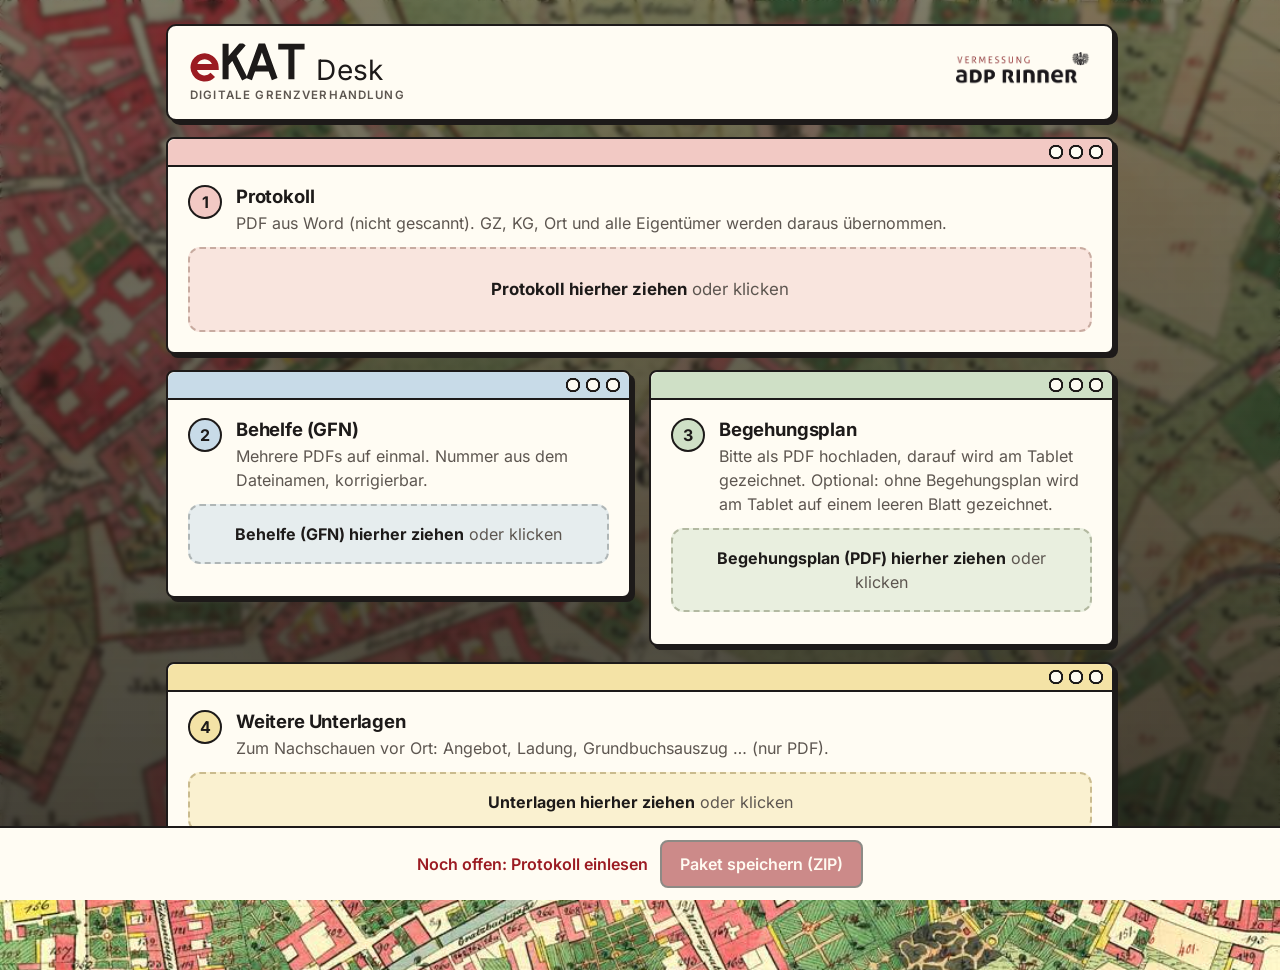
<file: buero/index.html>
<!doctype html>
<html lang="de" data-theme="light">
<head>
<meta charset="utf-8">
<meta name="viewport" content="width=device-width, initial-scale=1, viewport-fit=cover">
<title>eKAT Desk</title>
<meta name="application-name" content="eKAT Desk">
<meta name="apple-mobile-web-app-title" content="eKAT Desk">
<meta name="theme-color" content="#9b1b22">
<meta name="color-scheme" content="light only">
<link rel="manifest" href="manifest.webmanifest">
<link rel="icon" href="icon.svg" type="image/svg+xml">
<link rel="apple-touch-icon" href="icon-192.png">
<link rel="stylesheet" href="../grenzverhandlung-app-0.1_v2/styles.css">
<link rel="stylesheet" href="../grenzverhandlung-app-0.1_v2/retro.css">
<style>
  body { background: #241c16 url(../grenzverhandlung-app-0.1_v2/assets/hintergrund.jpg) center / cover no-repeat fixed; }
  body::before { content: ""; position: fixed; inset: 0; height: auto; z-index: 0; pointer-events: none; background: linear-gradient(180deg, rgba(20,16,14,.55), rgba(20,16,14,.82)); -webkit-backdrop-filter: blur(2.5px); backdrop-filter: blur(2.5px); }
  .pk { position: relative; z-index: 1; }
  .pk-head { background: var(--surface); border: 2px solid var(--edge); box-shadow: var(--hard); border-radius: var(--radius); padding: 14px 18px; }
  .pk > p.muted { color: rgba(255,255,255,.88); }
  .pk { max-width: 980px; margin: 0 auto; padding: 24px 16px 120px; display: flex; flex-direction: column; gap: 18px; }
  .pk-head { display: flex; gap: 18px; align-items: center; flex-wrap: wrap; }
  .pk-head { padding: 16px 22px; }
  .pk-title { margin: 6px 0 -8px; text-align: center; color: #fff; font-size: 1.5rem; }
  .pk-head h1 { margin: 2px 0 0; font-size: 1.5rem; text-align: center; }
  .pk > p.muted { text-align: center; }
  .pk h2 { margin: 0 0 4px; font-size: 1.1rem; }
  .pk .card { display: flex; flex-direction: column; gap: 12px; }
  .pk-table { width: 100%; border-collapse: collapse; }
  .pk-table th { text-align: left; font-size: .78rem; color: var(--muted); font-weight: 600; padding: 0 6px 4px; }
  .pk-table td { padding: 3px; vertical-align: middle; }
  .pk-table input, .pk-table select { width: 100%; min-height: 40px; padding: 6px 8px; border: 1px solid var(--line); border-radius: 8px; background: var(--surface); color: var(--ink); font: inherit; font-size: .92rem; }
  .pk-table .x { width: 44px; }
  .pk-table .x button { width: 40px; height: 40px; border: 0; background: none; color: var(--muted); cursor: pointer; font-size: 1.1rem; border-radius: 8px; }
  .pk-table .x button:hover { background: var(--crit-soft); color: var(--crit); }
  .drop { border: 2px dashed var(--line); border-radius: 12px; padding: 16px; text-align: center; color: var(--muted); cursor: pointer; background: var(--surface-2); }
  .drop.over { border-color: var(--brand); background: var(--brand-soft); color: var(--ink); }
  .drop strong { color: var(--ink); }
  .file-chip { display: inline-flex; gap: 8px; align-items: center; padding: 6px 10px; border-radius: 99px; background: var(--good-soft); color: var(--good); font-weight: 600; font-size: .85rem; max-width: 100%; overflow: hidden; text-overflow: ellipsis; white-space: nowrap; }
  .pk-bar { position: fixed; left: 0; right: 0; bottom: 0; background: var(--surface); border-top: 1px solid var(--line); padding: 12px 16px calc(env(safe-area-inset-bottom, 0px) + 12px); display: flex; gap: 12px; justify-content: center; align-items: center; z-index: 10; }
  .pk-bar .muted { flex: 0 1 auto; font-size: .88rem; }
  .pk-err { color: var(--crit); font-weight: 600; }
  .pk-scroll { overflow-x: auto; }
  .pk-scroll .pk-table { min-width: 840px; }
  textarea.paste { width: 100%; min-height: 90px; font: .88rem var(--mono); padding: 8px; border: 1px solid var(--line); border-radius: 8px; background: var(--surface); color: var(--ink); }
  .pk .card > * { align-self: stretch; width: 100%; box-sizing: border-box; }
  .step-h { display: flex; gap: 14px; align-items: flex-start; }
  .step-n { flex: none; width: 34px; height: 34px; border-radius: 50%; display: grid; place-items: center; font-weight: 700; background: var(--surface-2); border: 2px solid var(--edge); }
  .step.done .step-n { background: var(--good); border-color: var(--good); color: #fff; font-size: 0; }
  .step.done .step-n::after { content: "✓"; font-size: 1.05rem; }
  .drop.big { padding: 28px 16px; font-size: 1.05rem; }
  .drop .small { font-size: .85rem; }
  .drop:hover, .drop:focus-visible { border-color: var(--brand); }
  .drop .hint { display: block; font-size: .8rem; margin-top: 4px; }
  .pk-list { list-style: none; margin: 0; padding: 0; display: flex; flex-direction: column; gap: 6px; }
  .pk-list li { display: flex; gap: 8px; align-items: center; padding: 6px 6px 6px 10px; border: 1px solid var(--line); border-radius: 10px; background: var(--surface); flex-wrap: wrap; }
  .pk-list li .tag { font-size: .75rem; font-weight: 700; text-transform: uppercase; letter-spacing: .04em; color: var(--muted); min-width: 70px; }
  .pk-list li input { flex: 1 1 160px; min-height: 40px; padding: 6px 8px; border: 1px solid var(--line); border-radius: 8px; background: var(--surface); color: var(--ink); font: inherit; font-size: .92rem; }
  .pk-list li input.nr { flex: 0 1 190px; font-weight: 600; }
  .pk-list li .fn { font-size: .8rem; color: var(--muted); max-width: 220px; overflow: hidden; text-overflow: ellipsis; white-space: nowrap; }
  .pk-list li button.x { width: 40px; height: 40px; border: 0; background: none; color: var(--muted); cursor: pointer; font-size: 1.1rem; border-radius: 8px; }
  .pk-list li button.x:hover { background: var(--crit-soft); color: var(--crit); }
  .sum { display: grid; grid-template-columns: max-content 1fr; gap: 4px 16px; font-size: .95rem; }
  .sum dt { color: var(--muted); }
  .sum dd { margin: 0; font-weight: 600; }
  .ppl { margin: 8px 0 0; padding-left: 20px; columns: 2; column-gap: 28px; font-size: .9rem; }
  @media (max-width: 640px) { .ppl { columns: 1; } }
  .ppl li { break-inside: avoid; margin-bottom: 2px; }
  .ppl .muted { font-size: .82rem; }
  .pk-pair { display: grid; grid-template-columns: 1fr 1fr; gap: 18px; align-items: start; }
  @media (max-width: 820px) { .pk-pair { grid-template-columns: 1fr; } }
  .pk-pair .pk-list li input.nr { flex: 1 1 140px; }
  .pk-pair .pk-list li .fn { flex: 1 1 100%; order: 3; max-width: none; padding-left: 2px; }
  .pk-pair .pk-list li button.x { order: 1; margin-left: auto; }
  .pk-pair .pk-list li input:not(.nr) { flex: 1 1 100%; order: 2; }
  .step-h h2 { font-size: 1.15rem; }
  .pk { gap: 16px; }
  /* PC: ganzer Block in der Bildschirmmitte (waagrecht und senkrecht, solange er hineinpasst) */
  .pk { min-height: 100vh; min-height: 100dvh; box-sizing: border-box; justify-content: center; padding-top: 24px; padding-bottom: 104px; }
  @media (max-height: 560px) { .pk { justify-content: flex-start; } }
  @media (hover: none) and (pointer: coarse) { .drop .hint { display: none; } }
  /* je Feld eine Pastellfarbe: Titelleiste, Nummer, Ablagefeld */
  #st-prot { --pc: var(--p-rose); } #st-gfn { --pc: var(--p-sky); } #st-sk { --pc: var(--p-sage); } #st-unt { --pc: var(--p-butter); }
  .pk .card.step::before { background-color: var(--pc) !important; }
  .pk .card.step .step-n { background: var(--pc); }
  .pk .card.step.done .step-n { background: var(--good); }
  .pk .card.step .drop { background: color-mix(in srgb, var(--pc) 45%, var(--surface)); border-color: color-mix(in srgb, var(--pc) 60%, #8a7f6a); }
  .pk .card.step .drop:hover, .pk .card.step .drop.over { background: color-mix(in srgb, var(--pc) 75%, var(--surface)); }
</style>
</head>
<body>
<div class="pk">
  <div class="pk-head">
    <div class="brand-row">
      <div class="ekat"><div class="ekat-logo"><img src="../grenzverhandlung-app-0.1_v2/assets/ekat.svg" alt="eKAT" width="326" height="112"><span class="ekat-app">Desk</span></div><div class="ekat-sub">Digitale Grenzverhandlung</div></div>
      <img class="adp" src="../grenzverhandlung-app-0.1_v2/assets/logo.png" alt="Vermessung ADP Rinner" width="155" height="46">
    </div>
  </div>

  <section class="card step" id="st-prot">
    <div class="step-h"><span class="step-n">1</span><div><h2>Protokoll</h2><p class="muted" style="margin:0">PDF aus Word (nicht gescannt). GZ, KG, Ort und alle Eigentümer werden daraus übernommen.</p></div></div>
    <div class="drop big" id="drop-prot"><strong>Protokoll hierher ziehen</strong> oder klicken</div>
    <div id="prot-sum" hidden></div>
  </section>

  <div class="pk-pair">
  <section class="card step" id="st-gfn">
    <div class="step-h"><span class="step-n">2</span><div><h2>Behelfe (GFN)</h2><p class="muted" style="margin:0">Mehrere PDFs auf einmal. Nummer aus dem Dateinamen, korrigierbar.</p></div></div>
    <div class="drop" id="drop-beh"><strong>Behelfe (GFN) hierher ziehen</strong> oder klicken</div>
    <ul class="pk-list" id="beh"></ul>
  </section>

  <section class="card step" id="st-sk">
    <div class="step-h"><span class="step-n">3</span><div><h2>Begehungsplan</h2><p class="muted" style="margin:0">Bitte als PDF hochladen, darauf wird am Tablet gezeichnet. Optional: ohne Begehungsplan wird am Tablet auf einem leeren Blatt gezeichnet.</p></div></div>
    <div class="drop" id="drop-sk"><strong>Begehungsplan (PDF) hierher ziehen</strong> oder klicken</div>
    <ul class="pk-list" id="sk"></ul>
  </section>

  </div>

  <section class="card step" id="st-unt">
    <div class="step-h"><span class="step-n">4</span><div><h2>Weitere Unterlagen</h2><p class="muted" style="margin:0">Zum Nachschauen vor Ort: Angebot, Ladung, Grundbuchsauszug … (nur PDF).</p></div></div>
    <div class="drop" id="drop-unt"><strong>Unterlagen hierher ziehen</strong> oder klicken</div>
    <ul class="pk-list" id="unt"></ul>
  </section>
</div>
<div class="pk-bar">
  <span class="muted" id="status">Zuerst das Protokoll einlesen.</span>
  <button class="btn ghost" type="button" id="neu" hidden>Nächstes Paket</button>
  <button class="btn primary" type="button" id="save">Paket speichern (ZIP)</button>
</div>
<div id="toast" class="toast" role="status" aria-live="polite" hidden></div>
<script src="../grenzverhandlung-app-0.1_v2/libs/jszip.min.js"></script>
<script src="../grenzverhandlung-app-0.1_v2/libs/pdf.min.js"></script>
<script src="../grenzverhandlung-app-0.1_v2/paket.js"></script>
</body>
</html>
</file>
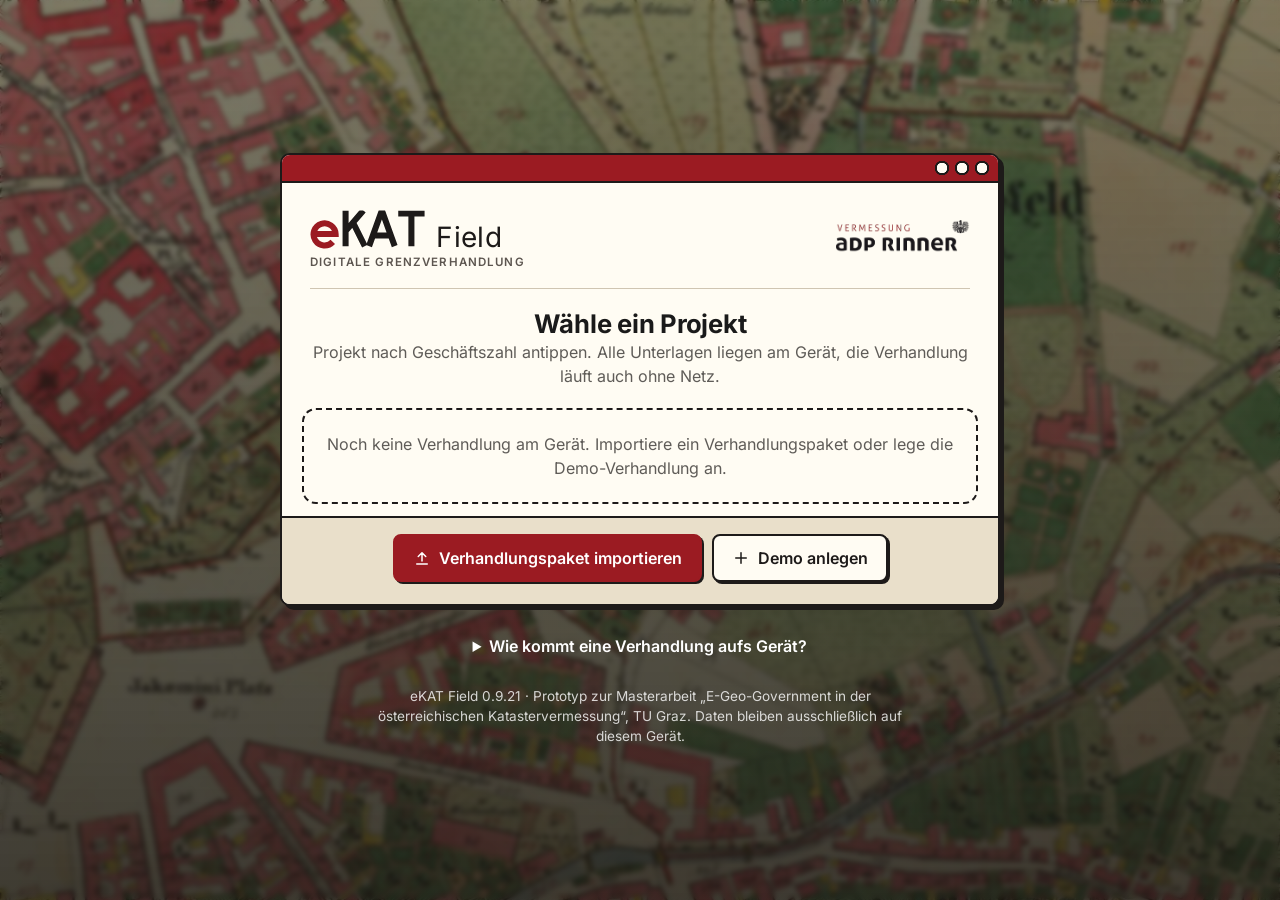
<file: grenzverhandlung-app-0.1_v2/index.html>
<!doctype html>
<html lang="de" data-theme="light">
<head>
<meta charset="utf-8">
<meta name="viewport" content="width=device-width, initial-scale=1, viewport-fit=cover">
<title>eKAT Field</title>
<meta name="application-name" content="eKAT Field">
<meta name="apple-mobile-web-app-title" content="eKAT Field">
<meta name="theme-color" content="#9b1b22">
<meta name="color-scheme" content="light only">
<link rel="manifest" href="manifest.webmanifest">
<link rel="icon" href="icon.svg" type="image/svg+xml">
<link rel="apple-touch-icon" href="icon-192.png">
<link rel="stylesheet" href="styles.css">
<link rel="stylesheet" href="retro.css">
</head>
<body class="is-start">

<!-- App-Kopf (in der Verhandlung) -->
<header class="topbar" id="topbar">
  <button id="btn-home" class="icon-btn" type="button" aria-label="Zur Verhandlungsauswahl" title="Zur Verhandlungsauswahl">
    <svg viewBox="0 0 24 24" width="22" height="22" aria-hidden="true"><path d="M15 5l-7 7 7 7" fill="none" stroke="currentColor" stroke-width="2.2" stroke-linecap="round" stroke-linejoin="round"/></svg>
  </button>
  <span class="logo-chip"><img src="assets/logo.png" alt="Vermessung ADP Rinner" width="132" height="39"></span>
  <div class="topbar-title">
    <strong id="topbar-gz">GZ</strong>
    <span id="topbar-sub" class="muted"></span>
  </div>
  <button id="btn-docs" class="btn docs-btn" type="button" title="Angebot, Einladungen und andere Unterlagen">
    <svg viewBox="0 0 24 24" width="20" height="20" aria-hidden="true"><path d="M8 3h8l4 4v12H8zM16 3v4h4M4 7v14h12M11 11h6M11 15h6" fill="none" stroke="currentColor" stroke-width="1.9" stroke-linecap="round" stroke-linejoin="round"/></svg>
    <span class="docs-label">Unterlagen</span><span id="docs-count" class="docs-count" hidden></span>
  </button>
  <button id="btn-fotos" class="btn docs-btn" type="button" title="Fotos aufnehmen (gehen ins Büro, nicht ins Protokoll)">
    <svg viewBox="0 0 24 24" width="20" height="20" aria-hidden="true"><path d="M4 8h3l2-3h6l2 3h3v11H4zM12 17a3.5 3.5 0 100-7 3.5 3.5 0 000 7z" fill="none" stroke="currentColor" stroke-width="1.9" stroke-linecap="round" stroke-linejoin="round"/></svg>
    <span class="docs-label">Fotos</span><span id="fotos-count" class="docs-count" hidden></span>
  </button>
  <span id="topbar-status" class="pill"></span>
  <span id="net" class="net" title="Netzstatus"><span class="dot"></span><span class="net-label">online</span></span>
</header>

<div class="shell">
  <nav id="stepper" class="stepper" aria-label="Ablauf der Grenzverhandlung"></nav>
  <main id="main" class="main" tabindex="-1"></main>
</div>
<footer id="actionbar" class="actionbar" hidden>
  <button id="btn-back" class="btn ghost" type="button">Zurück</button>
  <span id="actionbar-hint" class="muted"></span>
  <button id="btn-next" class="btn primary" type="button">Weiter</button>
</footer>

<!-- PDF-Ansicht für Behelfe und Skizze -->
<div id="viewer" class="viewer" hidden>
  <div class="viewer-bar">
    <button id="v-close" type="button" class="btn">Fertig</button>
    <strong id="v-title" class="v-title"></strong>
    <div class="v-pages" id="v-pagenav">
      <button id="v-prev" type="button" class="btn icon" aria-label="Vorherige Seite">‹</button>
      <span id="v-pageinfo">1 / 1</span>
      <button id="v-next" type="button" class="btn icon" aria-label="Nächste Seite">›</button>
    </div>
    <button id="v-searchbtn" type="button" class="btn" aria-expanded="false" title="Text im PDF suchen" aria-label="Text im PDF suchen"><span aria-hidden="true">🔍</span><span class="v-lbl"> Suchen</span></button>
    <div class="v-zoom">
      <button id="v-zoomout" type="button" class="btn icon" aria-label="Verkleinern">−</button>
      <span id="v-zoomlabel">100 %</span>
      <button id="v-zoomin" type="button" class="btn icon" aria-label="Vergrößern">+</button>
      <button id="v-fit" type="button" class="btn">Ganzes Blatt</button>
    </div>
  </div>
  <form id="v-search" class="viewer-search" hidden role="search">
    <input id="v-q" type="search" placeholder="Text suchen, z. B. Name, Gst.Nr., Uhrzeit" aria-label="Text im PDF suchen" autocomplete="off">
    <button type="submit" class="btn primary">Suchen</button>
    <button id="v-sprev" type="button" class="btn icon" aria-label="Vorheriger Treffer" disabled>‹</button>
    <span id="v-shits" class="muted" aria-live="polite"></span>
    <button id="v-snext" type="button" class="btn icon" aria-label="Nächster Treffer" disabled>›</button>
  </form>
  <div id="v-tools" class="viewer-tools" hidden>
    <div class="seg big" role="group" aria-label="Werkzeug">
      <button type="button" data-tool="pen" class="on" title="Stift: freihand zeichnen"><svg viewBox="0 0 24 24" aria-hidden="true"><path d="M4 20l4-1 11-11-3-3L5 16z" fill="none" stroke="currentColor" stroke-width="2" stroke-linecap="round" stroke-linejoin="round"/></svg><span>Stift</span></button>
      <button type="button" data-tool="line" title="Linie: ziehen und loslassen, rastet an Linienenden ein"><svg viewBox="0 0 24 24" aria-hidden="true"><path d="M5 19L19 5M5 19h.01M19 5h.01" fill="none" stroke="currentColor" stroke-width="2" stroke-linecap="round" stroke-linejoin="round" stroke-width="2.4"/></svg><span>Linie</span></button>
      <button type="button" data-tool="erase" title="Radierer: Strich antippen löscht ihn ganz"><svg viewBox="0 0 24 24" aria-hidden="true"><path d="M4 16l8-8 6 6-5 5H8zM13 19h7" fill="none" stroke="currentColor" stroke-width="2" stroke-linecap="round" stroke-linejoin="round"/></svg><span>Radierer</span></button>
    </div>
    <div class="seg big colors" role="group" aria-label="Farbe">
      <button type="button" data-color="#111111" class="swatch" style="--sw:#111111" aria-label="Schwarz" title="Schwarz"></button>
      <button type="button" data-color="#d0021b" class="swatch on" style="--sw:#d0021b" aria-label="Rot" title="Rot"></button>
      <button type="button" data-color="#0b57d0" class="swatch" style="--sw:#0b57d0" aria-label="Blau" title="Blau"></button>
      <button type="button" data-color="#1e8e3e" class="swatch" style="--sw:#1e8e3e" aria-label="Grün" title="Grün"></button>
    </div>
    <div class="seg big" role="group" aria-label="Strich">
      <button type="button" data-width="fein" class="on" title="feiner Strich" aria-label="fein"><svg viewBox="0 0 24 24" aria-hidden="true"><path d="M4 12h16" stroke="currentColor" stroke-width="1.5" stroke-linecap="round"/></svg></button>
      <button type="button" data-width="dick" title="dicker Strich" aria-label="dick"><svg viewBox="0 0 24 24" aria-hidden="true"><path d="M4 12h16" stroke="currentColor" stroke-width="4.5" stroke-linecap="round"/></svg></button>
      <button type="button" id="v-dash" title="gestrichelt, z. B. für strittige Grenzen" aria-label="gestrichelt" aria-pressed="false"><svg viewBox="0 0 24 24" aria-hidden="true"><path d="M3 12h16" stroke="currentColor" stroke-width="2.5" stroke-dasharray="4 3"/></svg></button>
    </div>
    <span class="v-hist">
      <button id="v-undo" type="button" class="btn" disabled title="Rückgängig"><svg viewBox="0 0 24 24" aria-hidden="true"><path d="M9 14L4 9l5-5M4 9h10a6 6 0 010 12h-3" fill="none" stroke="currentColor" stroke-width="2" stroke-linecap="round" stroke-linejoin="round"/></svg><span>Zurück</span></button>
      <button id="v-redo" type="button" class="btn" disabled title="Wiederholen"><svg viewBox="0 0 24 24" aria-hidden="true"><path d="M15 14l5-5-5-5M20 9H10a6 6 0 000 12h3" fill="none" stroke="currentColor" stroke-width="2" stroke-linecap="round" stroke-linejoin="round"/></svg><span>Vor</span></button>
    </span>
  </div>
  <div id="v-stage" class="viewer-stage">
    <div id="v-sheet" class="sheet">
      <canvas id="v-pdf"></canvas>
      <canvas id="v-ink"></canvas>
      <canvas id="v-detail" hidden></canvas>
    </div>
    <div id="v-hint" class="v-hint" hidden></div>
  </div>
</div>

<div id="toast" class="toast" role="status" aria-live="polite" hidden></div>
<input id="file-zip" type="file" accept=".zip,application/zip" hidden>
<input id="file-signed" type="file" accept="application/pdf,.pdf" hidden>

<script src="libs/pdf.min.js"></script>
<script src="libs/pdf-lib.min.js"></script>
<script src="libs/jszip.min.js"></script>
<script src="libs/qrcode.js"></script>
<script src="app.js"></script>
</body>
</html>
</file>
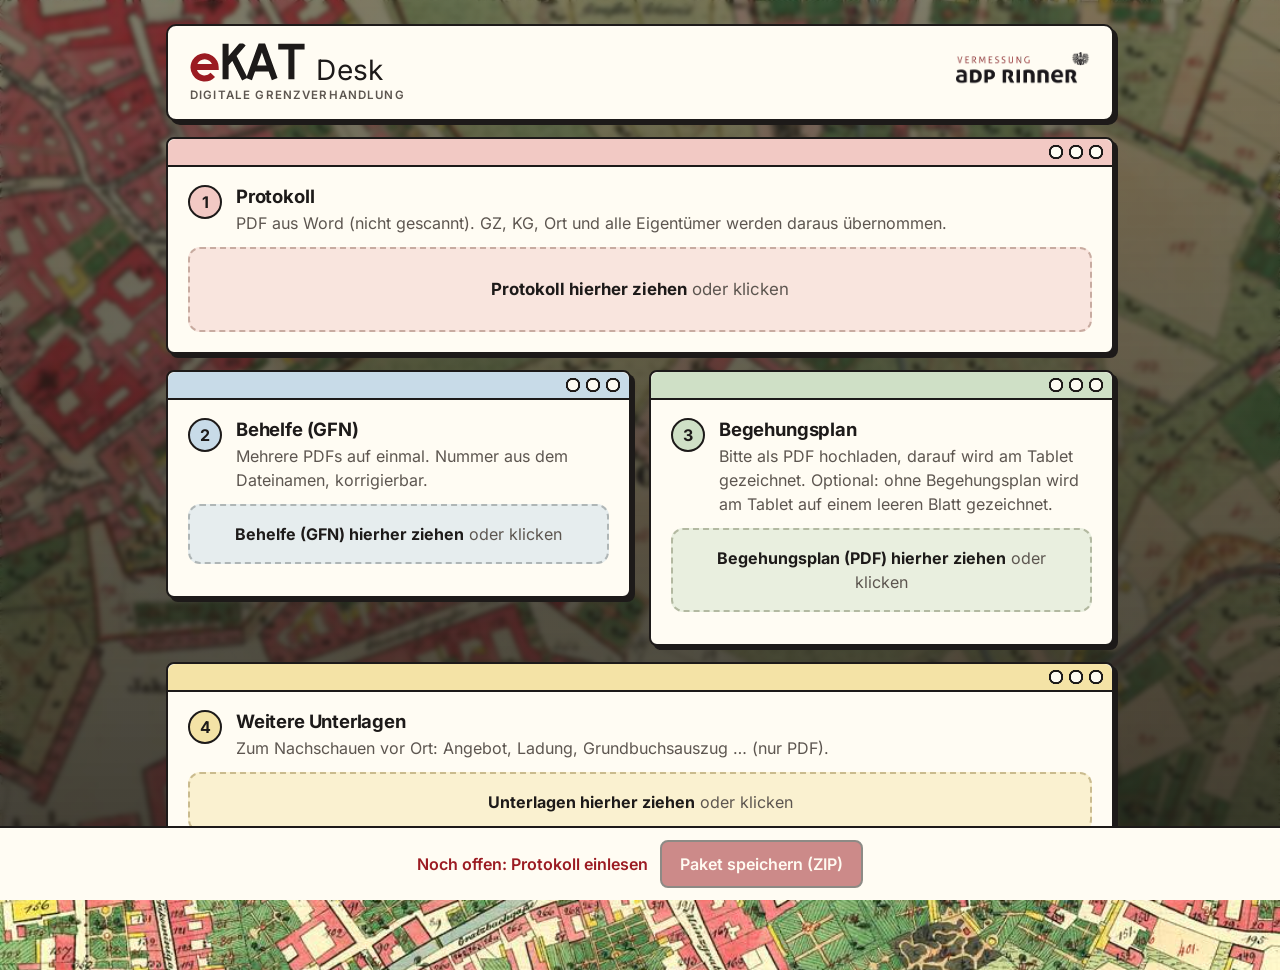
<file: grenzverhandlung-app-0.1_v2/paket.html>
<!doctype html>
<html lang="de"><head><meta charset="utf-8"><title>eKAT Desk</title>
<meta http-equiv="refresh" content="0; url=../buero/">
<script>location.replace('../buero/');</script></head>
<body><p>Die Büro-App heißt jetzt eKAT Desk: <a href="../buero/">weiter zu eKAT Desk</a>.</p></body></html>
</file>
<file: grenzverhandlung-app-0.1_v2/styles.css>
/* ADP Rinner – Digitale Grenzverhandlung
   Layout: weiße Kopfzeile mit Logo, Ablauf-Leiste links, Inhalt als Karten, feste Aktionsleiste unten.
   Firmenfarben: Rot, Schwarz, warmes Grau; Rot nur für Aktionen, Grenzpunkte und Hinweise. */
@font-face { font-family: "Inter"; font-weight: 400; font-style: normal; font-display: swap; src: url(fonts/inter-latin-400-normal.woff2) format("woff2"); }
@font-face { font-family: "Inter"; font-weight: 600; font-style: normal; font-display: swap; src: url(fonts/inter-latin-600-normal.woff2) format("woff2"); }
@font-face { font-family: "Inter"; font-weight: 700; font-style: normal; font-display: swap; src: url(fonts/inter-latin-700-normal.woff2) format("woff2"); }

:root {
  --brand: #9b1b22;
  --brand-ink: #ffffff;
  --brand-soft: #f7e8e9;
  --brand-line: #e7c3c6;
  --bg: #f3f2ef;
  --surface: #ffffff;
  --surface-2: #faf9f7;
  --ink: #1a1a1a;
  --muted: #5f5c58;
  --line: #e0ddd8;
  --good: #1d7a43;
  --good-soft: #e4f3ea;
  --warn: #9a5b00;
  --warn-soft: #fcf0dc;
  --crit: #b3261e;
  --crit-soft: #fbe5e3;
  --info-soft: #eef1f3;
  --shadow: 0 1px 2px rgba(26,26,26,.06), 0 4px 16px rgba(26,26,26,.06);
  --font: "Inter", system-ui, -apple-system, "Segoe UI", Roboto, sans-serif;
  --mono: ui-monospace, "Roboto Mono", "Cascadia Mono", Consolas, monospace;
  --radius: 14px;
  color-scheme: light;
}
@media (prefers-color-scheme: dark) {
  :root:not([data-theme="light"]) {
    --brand: #e0575f; --brand-ink: #1a0d0e; --brand-soft: #3a1c1f; --brand-line: #6a2c31;
    --bg: #141414; --surface: #1e1e1e; --surface-2: #232322; --ink: #f1efec; --muted: #b3aea8; --line: #34322f;
    --good: #6fd096; --good-soft: #17301f; --warn: #f0b45a; --warn-soft: #3a2b12; --crit: #ff8a80; --crit-soft: #3d1b1b; --info-soft: #262a2d;
    --shadow: 0 1px 2px rgba(0,0,0,.4), 0 4px 16px rgba(0,0,0,.3);
    color-scheme: dark;
  }
}
:root[data-theme="dark"] {
  --brand: #e0575f; --brand-ink: #1a0d0e; --brand-soft: #3a1c1f; --brand-line: #6a2c31;
  --bg: #141414; --surface: #1e1e1e; --surface-2: #232322; --ink: #f1efec; --muted: #b3aea8; --line: #34322f;
  --good: #6fd096; --good-soft: #17301f; --warn: #f0b45a; --warn-soft: #3a2b12; --crit: #ff8a80; --crit-soft: #3d1b1b; --info-soft: #262a2d;
  --shadow: 0 1px 2px rgba(0,0,0,.4), 0 4px 16px rgba(0,0,0,.3);
  color-scheme: dark;
}

* { box-sizing: border-box; }
html { height: 100%; }
body { min-height: 100%; }
body { margin: 0; background: var(--bg); color: var(--ink); font: 16px/1.5 var(--font); -webkit-tap-highlight-color: transparent; -webkit-font-smoothing: antialiased; }
button, input, select, textarea { font: inherit; color: inherit; }
:focus-visible { outline: 3px solid var(--brand); outline-offset: 2px; }
[hidden] { display: none !important; }
h1, h2, h3 { line-height: 1.2; text-wrap: balance; margin: 0; letter-spacing: -0.01em; }
h1 { font-size: 1.75rem; font-weight: 700; }
h2 { font-size: 1.2rem; font-weight: 700; }
h3 { font-size: 1rem; font-weight: 600; }
p { margin: 0; }
.muted { color: var(--muted); }
.mono { font-family: var(--mono); font-variant-numeric: tabular-nums; }
.eyebrow { font-size: .72rem; font-weight: 700; letter-spacing: .1em; text-transform: uppercase; color: var(--brand); }
svg { flex: none; }

/* ---------- Kopfzeile ---------- */
.topbar { position: sticky; top: env(safe-area-inset-top, 0px); z-index: 30; display: flex; align-items: center; gap: 14px;
  padding: 10px max(16px, env(safe-area-inset-right, 0px)) 10px max(16px, env(safe-area-inset-left, 0px));
  background: var(--surface); border-bottom: 1px solid var(--line); }
body::before { content: ""; position: fixed; inset: 0 0 auto; height: env(safe-area-inset-top, 0px); z-index: 31; background: var(--surface); }
.is-start .topbar, .is-start .stepper, .is-start .actionbar { display: none !important; }
.icon-btn { width: 44px; height: 44px; border-radius: 12px; border: 1px solid var(--line); background: var(--surface); display: grid; place-items: center; cursor: pointer; }
.icon-btn:hover { border-color: var(--brand); color: var(--brand); }
.logo-chip { background: #fff; border-radius: 8px; padding: 4px 6px; display: inline-flex; }
.logo-chip img { height: 34px; width: auto; display: block; }
.topbar-title { display: flex; flex-direction: column; min-width: 0; flex: 1; padding-left: 14px; border-left: 1px solid var(--line); }
.topbar-title strong { font-size: 1.05rem; white-space: nowrap; overflow: hidden; text-overflow: ellipsis; }
.topbar-title span { font-size: .85rem; white-space: nowrap; overflow: hidden; text-overflow: ellipsis; }
.net { display: inline-flex; align-items: center; gap: 6px; font-size: .8rem; color: var(--muted); }
.net .dot { width: 10px; height: 10px; border-radius: 50%; background: var(--good); }
.net.off .dot { background: var(--warn); }
@media (max-width: 720px) { .logo-chip { display: none; } .topbar-title { border-left: 0; padding-left: 0; } .net-label { display: none; } }

/* ---------- Grundlayout ---------- */
.shell { display: flex; min-height: calc(100% - 66px); }
.stepper { flex: none; width: 272px; padding: 18px 12px 120px; border-right: 1px solid var(--line); background: var(--surface); display: flex; flex-direction: column; gap: 2px; position: sticky; top: 66px; align-self: flex-start; height: calc(100vh - 66px); overflow-y: auto; }
.stepper .progress { margin: 0 8px 14px; }
.stepper .progress-label { display: flex; justify-content: space-between; font-size: .8rem; color: var(--muted); margin-bottom: 6px; }
.bar { height: 8px; border-radius: 99px; background: var(--line); overflow: hidden; }
.bar > span { display: block; height: 100%; background: var(--brand); border-radius: 99px; transition: width .3s; }
.step { position: relative; display: flex; align-items: center; gap: 12px; text-align: left; min-height: 54px; padding: 8px 10px; border: 0; border-radius: 12px; background: transparent; cursor: pointer; }
.step:hover { background: var(--surface-2); }
.step .ico { width: 36px; height: 36px; border-radius: 10px; display: grid; place-items: center; background: var(--surface-2); border: 1px solid var(--line); color: var(--muted); }
.step .ico svg { width: 20px; height: 20px; }
.step .txt { display: flex; flex-direction: column; min-width: 0; }
.step .txt b { font-weight: 600; font-size: .95rem; }
.step .txt small { color: var(--muted); font-size: .78rem; white-space: nowrap; overflow: hidden; text-overflow: ellipsis; }
.step.on { background: var(--brand-soft); }
.step.on .ico { background: var(--brand); border-color: var(--brand); color: var(--brand-ink); }
.step.on .txt b { color: var(--brand); }
.step.done .ico { background: var(--good-soft); border-color: transparent; color: var(--good); }
.step .tick { position: absolute; left: 36px; top: 6px; width: 16px; height: 16px; border-radius: 50%; background: var(--good); color: #fff; font-size: 10px; display: none; place-items: center; font-weight: 800; }
.step.done .tick { display: grid; }
.main { flex: 1; min-width: 0; padding-block: 24px 120px; padding-left: max(16px, env(safe-area-inset-left, 0px)); padding-right: max(16px, env(safe-area-inset-right, 0px)); }
.main > .page { max-width: 1080px; margin: 0 auto; display: flex; flex-direction: column; gap: 18px; }
@media (min-width: 821px) { .main { padding-left: 32px; padding-right: max(32px, env(safe-area-inset-right, 0px)); } }
@media (max-width: 820px) {
  .shell { flex-direction: column; }
  .stepper { position: static; height: auto; width: auto; align-self: stretch; flex-direction: row; overflow-x: auto; border-right: 0; border-bottom: 1px solid var(--line); padding: 8px 12px; }
  .stepper .progress { display: none; }
  .step { flex: none; min-height: 48px; }
  .step .txt small { display: none; }
}

/* ---------- Aktionsleiste ---------- */
.actionbar { position: fixed; left: 0; right: 0; bottom: 0; z-index: 25; display: flex; align-items: center; justify-content: space-between; gap: 12px;
  padding: 12px max(16px, env(safe-area-inset-right, 0px)) calc(12px + env(safe-area-inset-bottom, 0px)) max(16px, env(safe-area-inset-left, 0px));
  background: color-mix(in srgb, var(--surface) 92%, transparent); backdrop-filter: blur(8px); border-top: 1px solid var(--line); }
@media (min-width: 821px) { .actionbar { left: 272px; } }
.actionbar .muted { font-size: .9rem; text-align: center; flex: 1; }

/* ---------- Bausteine ---------- */
.page-head { display: flex; flex-wrap: wrap; justify-content: space-between; align-items: flex-end; gap: 12px; }
.page-head .lead { color: var(--muted); max-width: 68ch; margin-top: 6px; }
.card { background: var(--surface); border: 1px solid var(--line); border-radius: var(--radius); padding: 20px; box-shadow: var(--shadow); }
.card.flat { box-shadow: none; }
.card-head { display: flex; justify-content: space-between; align-items: center; gap: 12px; margin-bottom: 14px; flex-wrap: wrap; }
.stack { display: flex; flex-direction: column; gap: 14px; }
.row { display: flex; flex-wrap: wrap; gap: 10px; align-items: center; }
.grid2 { display: grid; grid-template-columns: repeat(auto-fill, minmax(min(100%, 380px), 1fr)); gap: 14px; }
.grid3 { display: grid; grid-template-columns: repeat(auto-fill, minmax(min(100%, 230px), 1fr)); gap: 14px; }
.grid4 { display: grid; grid-template-columns: repeat(auto-fill, minmax(min(100%, 200px), 1fr)); gap: 14px; }

.btn { min-height: 46px; padding: 10px 18px; border-radius: 12px; border: 1px solid var(--line); background: var(--surface); cursor: pointer; font-weight: 600; display: inline-flex; align-items: center; justify-content: center; gap: 8px; text-decoration: none; color: var(--ink); white-space: nowrap; }
.btn:hover { border-color: var(--ink); }
.btn svg { width: 18px; height: 18px; }
.btn.primary { background: var(--brand); border-color: var(--brand); color: var(--brand-ink); }
.btn.primary:hover { filter: brightness(1.08); }
.btn.dark { background: var(--ink); border-color: var(--ink); color: var(--surface); }
.btn.ghost { background: transparent; }
.btn.danger { border-color: var(--crit); color: var(--crit); background: transparent; }
.btn.big { min-height: 56px; padding: 14px 24px; font-size: 1.05rem; border-radius: 14px; }
.btn.icon { width: 46px; padding: 0; font-size: 1.3rem; }
.btn.small { min-height: 38px; padding: 6px 12px; font-size: .9rem; border-radius: 10px; }
.btn:disabled { opacity: .45; cursor: not-allowed; filter: none; }

.pill { display: inline-flex; align-items: center; gap: 6px; padding: 4px 11px; border-radius: 999px; font-size: .78rem; font-weight: 700; background: var(--info-soft); color: var(--muted); white-space: nowrap; }
.pill::before { content: ""; width: 7px; height: 7px; border-radius: 50%; background: currentColor; }
.pill.good { background: var(--good-soft); color: var(--good); }
.pill.warn { background: var(--warn-soft); color: var(--warn); }
.pill.crit { background: var(--crit-soft); color: var(--crit); }
.pill.brand { background: var(--brand-soft); color: var(--brand); }

.notice { display: flex; gap: 12px; align-items: flex-start; border-radius: 12px; padding: 14px 16px; background: var(--warn-soft); }
.notice.info { background: var(--info-soft); }
.notice.good { background: var(--good-soft); }
.notice.brand { background: var(--brand-soft); }
.notice svg { width: 22px; height: 22px; margin-top: 1px; }
.notice > div { display: flex; flex-direction: column; gap: 4px; min-width: 0; }

/* Formulare */
.form-grid { display: grid; grid-template-columns: repeat(auto-fill, minmax(min(100%, 220px), 1fr)); gap: 14px 16px; }
.field { display: flex; flex-direction: column; gap: 5px; min-width: 0; }
.field label, .lbl { font-size: .78rem; font-weight: 600; color: var(--muted); letter-spacing: .02em; }
input[type=text], input[type=date], input[type=time], select, textarea { width: 100%; min-height: 46px; padding: 10px 12px; border: 1px solid var(--line); border-radius: 10px; background: var(--surface); }
input:focus, select:focus, textarea:focus { border-color: var(--brand); outline: none; box-shadow: 0 0 0 3px var(--brand-soft); }
textarea { min-height: 130px; resize: vertical; line-height: 1.55; }
input:disabled, select:disabled, textarea:disabled { background: var(--surface-2); color: var(--muted); }
.check { display: inline-flex; align-items: center; gap: 10px; min-height: 44px; cursor: pointer; font-weight: 500; }
.check input { width: 22px; height: 22px; accent-color: var(--brand); }
.check.small { font-size: .9rem; }
.inline-time { display: flex; gap: 8px; }
.inline-time input { flex: 1; }

/* Schalter */
.switch { position: relative; display: inline-flex; align-items: center; gap: 10px; cursor: pointer; font-weight: 600; min-height: 44px; }
.switch input { position: absolute; opacity: 0; width: 1px; height: 1px; }
.switch .track { width: 52px; height: 30px; border-radius: 99px; background: var(--line); position: relative; transition: background .15s; flex: none; }
.switch .track::after { content: ""; position: absolute; left: 3px; top: 3px; width: 24px; height: 24px; border-radius: 50%; background: #fff; box-shadow: 0 1px 3px rgba(0,0,0,.3); transition: transform .15s; }
.switch input:checked + .track { background: var(--good); }
.switch input:checked + .track::after { transform: translateX(22px); }
.switch input:focus-visible + .track { outline: 3px solid var(--brand); outline-offset: 2px; }
.switch input:disabled + .track { opacity: .5; }

/* Segmente */
.seg { display: inline-flex; border: 1px solid var(--line); border-radius: 12px; overflow: hidden; background: var(--surface); }
.seg button { min-height: 44px; min-width: 46px; padding: 6px 12px; border: 0; background: transparent; cursor: pointer; font-weight: 600; display: inline-flex; align-items: center; gap: 6px; }
.seg button svg { width: 18px; height: 18px; }
.seg button + button { border-left: 1px solid var(--line); }
.seg button.on { background: var(--ink); color: var(--surface); }
.seg button:disabled { opacity: .5; cursor: not-allowed; }

/* ---------- Startbildschirm ---------- */
.start { position: fixed; inset: 0; overflow-y: auto; background: #241c16 url(assets/hintergrund.jpg) center / cover no-repeat; }
.start::before { content: ""; position: fixed; inset: 0; background: linear-gradient(180deg, rgba(20,16,14,.55), rgba(20,16,14,.82)); pointer-events: none; }
.start-inner { position: relative; min-height: 100%; display: flex; flex-direction: column; align-items: center; justify-content: center; gap: 20px;
  padding: calc(env(safe-area-inset-top, 0px) + 32px) max(16px, env(safe-area-inset-right, 0px)) calc(env(safe-area-inset-bottom, 0px) + 32px) max(16px, env(safe-area-inset-left, 0px)); }
.start-card { width: min(720px, 100%); background: rgba(255,255,255,.97); color: #1a1a1a; border-radius: 20px; box-shadow: 0 24px 60px rgba(0,0,0,.45); overflow: hidden; }
.start-card .head { padding: 28px 28px 20px; border-top: 6px solid #9b1b22; display: flex; flex-direction: column; gap: 14px; }
.start-card .head img { width: 240px; max-width: 70%; height: auto; }
.start-card h1 { color: #1a1a1a; font-size: 1.6rem; }
.start-card .muted { color: #5f5c58; }
.start-card .list { padding: 0 20px 8px; display: flex; flex-direction: column; gap: 10px; max-height: 46vh; overflow-y: auto; }
.gz-item { display: grid; grid-template-columns: auto 1fr auto; gap: 14px; align-items: center; width: 100%; text-align: left; padding: 14px 16px; border-radius: 14px; border: 1px solid #e0ddd8; background: #fff; cursor: pointer; color: #1a1a1a; }
.gz-item:hover { border-color: #9b1b22; box-shadow: 0 0 0 3px #f7e8e9; }
.gz-item .gz-badge { width: 52px; height: 52px; border-radius: 12px; background: #f7e8e9; color: #9b1b22; display: grid; place-items: center; }
.gz-item .gz-badge svg { width: 26px; height: 26px; }
.gz-item .gz { font-family: var(--mono); font-weight: 700; font-size: 1.2rem; }
.gz-item .meta { font-size: .88rem; color: #5f5c58; }
.gz-item .pill { justify-self: end; }
.start-card .foot { padding: 16px 20px 22px; display: flex; flex-wrap: wrap; gap: 10px; border-top: 1px solid #eeeae5; background: #faf9f7; }
.start-card .foot .btn { color: #1a1a1a; background: #fff; border-color: #e0ddd8; }
.start-card .foot .btn.primary { background: #9b1b22; border-color: #9b1b22; color: #fff; }
.start-card .empty { margin: 0 20px 12px; padding: 22px; border: 2px dashed #e0ddd8; border-radius: 14px; color: #5f5c58; text-align: center; }
.start-note { color: rgba(255,255,255,.8); font-size: .85rem; text-align: center; max-width: 60ch; }
.start-note a { color: #fff; }
.start details { width: min(720px, 100%); color: #fff; }
.start details summary { cursor: pointer; font-weight: 600; text-align: center; }
.start details .card { margin-top: 10px; color: var(--ink); }

/* ---------- Übersicht ---------- */
.hero { display: grid; grid-template-columns: minmax(0, 1.4fr) minmax(0, 1fr); gap: 0; padding: 0; overflow: hidden; }
.hero .info { padding: 24px; display: flex; flex-direction: column; gap: 14px; }
.hero .gzbig { font-family: var(--mono); font-size: 2rem; font-weight: 700; letter-spacing: -0.02em; }
.hero dl { display: grid; grid-template-columns: auto 1fr; gap: 6px 16px; margin: 0; font-size: .95rem; }
.hero dt { color: var(--muted); }
.hero dd { margin: 0; font-weight: 600; }
.hero .preview { background: var(--surface-2); border-left: 1px solid var(--line); display: grid; place-items: center; min-height: 240px; cursor: pointer; position: relative; }
.hero .preview img { width: 100%; height: 100%; object-fit: contain; padding: 12px; }
.hero .preview .cap { position: absolute; left: 12px; bottom: 12px; }
@media (max-width: 720px) { .hero { grid-template-columns: 1fr; } .hero .preview { border-left: 0; border-top: 1px solid var(--line); } }
.tile { display: flex; flex-direction: column; gap: 10px; text-align: left; cursor: pointer; border: 1px solid var(--line); }
.tile:hover { border-color: var(--ink); }
.tile .top { display: flex; justify-content: space-between; align-items: center; color: var(--muted); font-size: .85rem; font-weight: 600; }
.tile .top svg { width: 20px; height: 20px; }
.tile .num { font-size: 2rem; font-weight: 700; font-variant-numeric: tabular-nums; line-height: 1; }
.tile .num small { font-size: 1rem; color: var(--muted); font-weight: 600; }
.tile.ok .num { color: var(--good); }
.timeline { list-style: none; margin: 0; padding: 0; display: flex; flex-direction: column; }
.timeline li { display: grid; grid-template-columns: 74px 1fr; gap: 12px; padding: 8px 0; border-bottom: 1px solid var(--line); font-size: .92rem; }
.timeline li:last-child { border-bottom: 0; }
.timeline time { color: var(--muted); font-variant-numeric: tabular-nums; }

/* ---------- Personen ---------- */
.person { display: flex; flex-direction: column; gap: 14px; }
.person.absent { opacity: .82; }
.person .who { display: flex; gap: 14px; align-items: center; min-width: 0; }
.avatar { width: 48px; height: 48px; border-radius: 50%; display: grid; place-items: center; font-weight: 700; background: var(--brand-soft); color: var(--brand); flex: none; }
.avatar.rep { background: var(--info-soft); color: var(--muted); }
.person .name { font-weight: 700; font-size: 1.05rem; }
.person .sub { color: var(--muted); font-size: .88rem; }
.person .controls { display: flex; flex-wrap: wrap; gap: 12px 18px; align-items: center; padding-top: 12px; border-top: 1px solid var(--line); }
.person .controls .lbl { margin-right: 4px; }
.person .edit { display: grid; grid-template-columns: repeat(auto-fill, minmax(min(100%, 160px), 1fr)); gap: 10px; }

/* ---------- Behelfe ---------- */
.doc-card { display: flex; flex-direction: column; padding: 0; overflow: hidden; }
.doc-card .thumbwrap { aspect-ratio: 4 / 3; background: var(--surface-2); border-bottom: 1px solid var(--line); display: grid; place-items: center; cursor: zoom-in; position: relative; }
.doc-card .thumbwrap img { width: 100%; height: 100%; object-fit: contain; padding: 10px; }
.doc-card .thumbwrap .open { position: absolute; right: 10px; bottom: 10px; }
.doc-card .body { padding: 14px 16px 16px; display: flex; flex-direction: column; gap: 6px; }
.doc-card .gfn { font-family: var(--mono); font-weight: 700; font-size: 1.1rem; }
.doc-card.add { align-items: center; justify-content: center; min-height: 260px; border: 2px dashed var(--line); box-shadow: none; background: transparent; cursor: pointer; color: var(--muted); font-weight: 600; gap: 8px; }

/* ---------- Skizze ---------- */
.sketch-preview { background: var(--surface-2); border-radius: 12px; border: 1px solid var(--line); display: grid; place-items: center; cursor: pointer; overflow: hidden; }
.sketch-preview img { width: 100%; height: auto; display: block; }
.legend { display: flex; flex-wrap: wrap; gap: 8px; }
.legend span { font-size: .82rem; padding: 4px 10px; border-radius: 99px; background: var(--surface-2); border: 1px solid var(--line); }

/* Prüfliste */
.checklist { list-style: none; margin: 0; padding: 0; display: grid; grid-template-columns: repeat(auto-fill, minmax(min(100%, 320px), 1fr)); gap: 8px; }
.checklist li { display: flex; gap: 10px; align-items: center; padding: 10px 12px; border-radius: 10px; background: var(--surface-2); border: 1px solid var(--line); }
.checklist li button { margin-left: auto; }
.checklist .mark { flex: none; width: 24px; height: 24px; border-radius: 50%; display: grid; place-items: center; font-size: .8rem; font-weight: 800; color: #fff; }
.checklist li.ok .mark { background: var(--good); }
.checklist li.bad .mark { background: var(--crit); }

/* Zustimmung */
.owner { display: grid; grid-template-columns: minmax(0, 1fr) auto; gap: 14px; align-items: center; }
.owner .actions { display: flex; flex-wrap: wrap; gap: 8px; justify-content: flex-end; }
@media (max-width: 760px) { .owner { grid-template-columns: 1fr; } .owner .actions { justify-content: flex-start; } }
.steps-visual { display: grid; grid-template-columns: repeat(auto-fit, minmax(min(100%, 200px), 1fr)); gap: 12px; counter-reset: s; list-style: none; padding: 0; margin: 0; }
.steps-visual li { counter-increment: s; background: var(--surface); border: 1px solid var(--line); border-radius: 12px; padding: 14px; display: flex; flex-direction: column; gap: 6px; font-size: .92rem; }
.steps-visual li::before { content: counter(s); width: 28px; height: 28px; border-radius: 50%; background: var(--ink); color: var(--surface); display: grid; place-items: center; font-weight: 700; font-size: .85rem; }
.hash { font-family: var(--mono); font-size: .8rem; word-break: break-all; }
.panel { border: 2px solid var(--brand); }
.kv { width: 100%; border-collapse: collapse; }
.kv th, .kv td { text-align: left; padding: 10px 0; border-bottom: 1px solid var(--line); vertical-align: top; }
.kv th { width: 200px; color: var(--muted); font-weight: 600; font-size: .9rem; }
.kv tr:last-child th, .kv tr:last-child td { border-bottom: 0; }

/* ---------- Viewer ---------- */
.viewer { position: fixed; inset: 0; z-index: 50; background: #5d5a56; display: flex; flex-direction: column; }
.viewer-bar, .viewer-tools { display: flex; flex-wrap: wrap; gap: 8px; align-items: center; background: var(--surface); border-bottom: 1px solid var(--line);
  padding: 8px max(12px, env(safe-area-inset-right, 0px)) 8px max(12px, env(safe-area-inset-left, 0px)); }
.viewer-bar { padding-top: calc(env(safe-area-inset-top, 0px) + 8px); }
.v-title { flex: 1; min-width: 120px; white-space: nowrap; overflow: hidden; text-overflow: ellipsis; }
.v-pages, .v-zoom { display: flex; gap: 6px; align-items: center; }
#v-zoomlabel, #v-pageinfo { min-width: 58px; text-align: center; font-variant-numeric: tabular-nums; font-weight: 600; }
.symbol-select { width: auto; min-width: 200px; }
.swatch { position: relative; width: 46px; }
.swatch::after { content: ""; position: absolute; inset: 11px; border-radius: 50%; background: var(--sw); }
.seg .swatch.on { background: var(--surface-2); }
.swatch.on::after { box-shadow: 0 0 0 3px var(--surface), 0 0 0 5px var(--ink); }
.viewer-stage { flex: 1; overflow: hidden; position: relative; touch-action: none; }
.sheet { position: absolute; left: 0; top: 0; transform-origin: 0 0; box-shadow: 0 6px 30px rgba(0,0,0,.35); background: #fff; }
.sheet canvas { position: absolute; left: 0; top: 0; }
#v-pdf { position: relative; }
.v-hint { position: absolute; left: 50%; top: 14px; transform: translateX(-50%); background: rgba(26,26,26,.85); color: #fff; padding: 8px 14px; border-radius: 99px; font-size: .88rem; pointer-events: none; white-space: nowrap; }
.textbox { position: fixed; left: 50%; bottom: calc(env(safe-area-inset-bottom, 0px) + 24px); transform: translateX(-50%); z-index: 60; display: flex; gap: 8px; background: var(--surface); padding: 10px; border-radius: 14px; box-shadow: 0 8px 30px rgba(0,0,0,.3); width: min(560px, calc(100% - 32px)); }
.textbox input { flex: 1; }

.toast { position: fixed; left: 50%; bottom: calc(env(safe-area-inset-bottom, 0px) + 90px); transform: translateX(-50%); z-index: 80; background: var(--ink); color: var(--surface); padding: 12px 18px; border-radius: 12px; font-weight: 600; max-width: calc(100% - 32px); box-shadow: 0 8px 24px rgba(0,0,0,.25); }
@media (prefers-reduced-motion: reduce) { * { transition: none !important; } }
@media (max-width: 560px) {
  #topbar-status { display: none; }
  .actionbar .muted { display: none; }
  .actionbar .btn { flex: 1; }
  h1 { font-size: 1.5rem; }
  .hero .gzbig { font-size: 1.6rem; }
}

/* GFN-Liste bei der Eröffnung */
.gfn-list { list-style: none; margin: 0; padding: 0; display: flex; flex-direction: column; }
.gfn-list li { display: flex; align-items: center; justify-content: space-between; gap: 12px; padding: 6px 0; border-top: 1px solid var(--line); }
.gfn-list li:first-child { border-top: 0; }
.gfn-list .check { flex: 1; min-width: 0; }

/* Unterschriftenfeld (Stift) */
.sigpad { position: fixed; inset: 0; z-index: 70; background: rgba(20,16,14,.6); display: grid; place-items: center; padding: 16px; }
.sigpad-box { width: min(900px, 100%); background: var(--surface); border-radius: 18px; padding: 20px; display: flex; flex-direction: column; gap: 14px; box-shadow: 0 24px 60px rgba(0,0,0,.4); border-top: 6px solid var(--brand); }
.sigpad-head { display: flex; justify-content: space-between; align-items: flex-start; gap: 12px; }
.sigpad-area { position: relative; background: #fff; border: 1px solid var(--line); border-radius: 12px; height: min(42vh, 320px); }
.sigpad-canvas { position: absolute; inset: 0; width: 100%; height: 100%; touch-action: none; cursor: crosshair; z-index: 1; }
.sigpad-line { position: absolute; left: 6%; right: 6%; bottom: 26%; border-bottom: 1.5px solid #c9c4bd; }
.sigpad-x { position: absolute; left: 6%; bottom: calc(26% + 4px); color: #9a948c; font-weight: 700; }
.sig-thumb { max-width: 220px; max-height: 70px; object-fit: contain; background: #fff; border: 1px solid var(--line); border-radius: 8px; padding: 4px; margin-top: 4px; }

/* 0.4: vereinfachte Eröffnung und Skizze */
.opener { display: flex; flex-wrap: wrap; align-items: center; justify-content: space-between; gap: 18px; border-top: 5px solid var(--brand); }
.opener-info { display: flex; flex-direction: column; gap: 6px; min-width: 0; }
.opener .gzbig { font-size: 2rem; font-weight: 700; letter-spacing: -0.02em; font-variant-numeric: tabular-nums; }
.opened { display: flex; align-items: center; gap: 12px; padding: 12px 16px; border-radius: 14px; background: var(--good-soft); color: var(--good); }
.opened svg { width: 26px; height: 26px; }
.opened strong { color: var(--ink); display: block; }
.kopf summary { cursor: pointer; font-weight: 600; color: var(--muted); min-height: 28px; }
button.sketch-preview { position: relative; width: 100%; padding: 0; font: inherit; color: inherit; }
.sketch-cta { position: absolute; right: 14px; bottom: 14px; display: inline-flex; align-items: center; gap: 8px; padding: 12px 18px; border-radius: 999px; background: var(--brand); color: var(--brand-ink); font-weight: 700; box-shadow: 0 6px 18px rgba(0,0,0,.25); }
.sketch-cta svg { width: 18px; height: 18px; }
.seg.big button { min-height: 52px; min-width: 56px; padding: 6px 16px; font-size: 1rem; }
.seg.big .swatch { width: 56px; }
.seg.big .swatch::after { inset: 13px; }
#v-undo { min-height: 52px; }
#v-undo:disabled { opacity: .4; }
@media (max-width: 640px) {
  #v-zoomout, #v-zoomin, #v-zoomlabel { display: none; }
  .viewer-tools { justify-content: space-between; }
  .seg.big button { padding: 6px 10px; }
  #v-undo { padding: 0 12px; font-size: 0; gap: 0; }
  #v-undo svg { width: 22px; height: 22px; }
  .opener .gzbig { font-size: 1.6rem; }
  .opener-action, .opener-action .btn { width: 100%; }
}

/* ---------- 0.5 Unterlagen ---------- */
.docs-btn { gap: 8px; }
.docs-count { min-width: 22px; height: 22px; padding: 0 6px; border-radius: 99px; background: var(--brand); color: var(--brand-ink); font-size: .75rem; font-weight: 700; display: inline-grid; place-items: center; }
.docs-count[hidden] { display: none; }
.docs-sheet { position: fixed; inset: 0; z-index: 45; display: flex; justify-content: flex-end; }
.docs-backdrop { position: absolute; inset: 0; background: rgba(0,0,0,.35); }
.docs-panel { position: relative; width: min(440px, 100%); height: 100%; background: var(--surface); box-shadow: -8px 0 30px rgba(0,0,0,.2); display: flex; flex-direction: column;
  padding: calc(env(safe-area-inset-top, 0px) + 16px) 16px calc(env(safe-area-inset-bottom, 0px) + 16px); gap: 12px; animation: docs-in .18s ease-out; }
@keyframes docs-in { from { transform: translateX(40px); opacity: 0; } }
.docs-head { display: flex; justify-content: space-between; align-items: flex-start; gap: 12px; }
.docs-head h2 { margin: 0; }
.docs-head p { margin: 2px 0 0; font-size: .85rem; }
.docs-list { flex: 1; overflow-y: auto; display: flex; flex-direction: column; gap: 8px; }
.doc-row { display: flex; gap: 8px; align-items: center; }
.doc-open { flex: 1; min-width: 0; display: flex; gap: 12px; align-items: center; text-align: left; padding: 12px; border: 1px solid var(--line); border-radius: 12px; background: var(--surface-2); color: inherit; font: inherit; cursor: pointer; min-height: 60px; }
.doc-open:hover { border-color: var(--brand); }
.doc-ico { flex: none; width: 40px; height: 40px; border-radius: 10px; background: var(--brand-soft); color: var(--brand); display: grid; place-items: center; }
.doc-txt { display: flex; flex-direction: column; min-width: 0; }
.doc-txt b, .doc-txt small { overflow: hidden; text-overflow: ellipsis; white-space: nowrap; }
.docs-foot { border-top: 1px solid var(--line); padding-top: 12px; }
@media (max-width: 560px) { .docs-label { display: none; } .docs-btn { padding-inline: 10px; } }

/* ---------- 0.5 Fotos, Karten ---------- */
.docs-panel.wide { width: min(620px, 100%); }
.docs-panel .row .btn.big { flex: 1; }
.docs-links { display: flex; flex-direction: column; gap: 8px; }
a.doc-open { text-decoration: none; }
.foto-grid { flex: 1; overflow-y: auto; display: grid; grid-template-columns: repeat(auto-fill, minmax(min(100%, 170px), 1fr)); gap: 12px; align-content: start; }
.foto { margin: 0; border: 1px solid var(--line); border-radius: 12px; overflow: hidden; background: var(--surface-2); display: flex; flex-direction: column; }
.foto-img { padding: 0; border: 0; background: #000; cursor: zoom-in; aspect-ratio: 4 / 3; }
.foto-img img { width: 100%; height: 100%; object-fit: cover; display: block; }
.foto figcaption { display: grid; grid-template-columns: 1fr auto; gap: 6px; padding: 8px; align-items: center; font-size: .8rem; }
.foto figcaption > span { grid-column: 1 / -1; }
.foto figcaption input { min-width: 0; min-height: 40px; padding: 6px 8px; border: 1px solid var(--line); border-radius: 8px; background: var(--surface); color: var(--ink); font: inherit; }
.foto .icon-btn { width: 40px; height: 40px; }
.lightbox { position: fixed; inset: 0; z-index: 70; background: rgba(0,0,0,.92); display: grid; place-items: center; padding: 16px; }
.lightbox img { max-width: 100%; max-height: 100%; object-fit: contain; }
.lightbox .icon-btn { position: absolute; top: calc(env(safe-area-inset-top, 0px) + 12px); right: 12px; }
@media (max-width: 560px) { .topbar .logo-chip { display: none; } }

/* ---------- Löschen am Start ---------- */
.gz-row { display: flex; gap: 8px; align-items: stretch; }
.gz-row .gz-item { flex: 1; min-width: 0; }
.gz-del { height: auto; width: 52px; flex: none; color: #5f5c58; background: #fff; border-color: #e0ddd8; }
.gz-del:hover { color: #b3261e; border-color: #b3261e; }
.confirm-dlg { position: fixed; inset: 0; z-index: 60; display: grid; place-items: center; padding: 16px; }
.confirm-box { position: relative; width: min(460px, 100%); background: var(--surface); color: var(--ink); border-radius: 16px; padding: 20px; box-shadow: 0 20px 60px rgba(0,0,0,.3); display: flex; flex-direction: column; gap: 12px; }
.confirm-box h2 { margin: 0; }
.confirm-box p { margin: 0; }
.confirm-box input { min-height: 48px; padding: 8px 12px; border: 1px solid var(--line); border-radius: 10px; font: 600 1.1rem var(--mono); background: var(--surface); color: var(--ink); }

.name-row { display: flex; flex-wrap: wrap; gap: 6px 10px; align-items: center; }
.pill.invite::before { display: none; }
.pill.invite svg { width: 14px; height: 14px; }

/* ---------- 0.7 Skizze: Werkzeugleiste ---------- */
.viewer-tools { gap: 10px; }
.viewer-tools .seg.big button span { margin-left: 2px; }
.viewer-tools .seg.big button svg { width: 22px; height: 22px; }
.viewer-tools .seg.big button.on { background: var(--brand); color: var(--brand-ink); }
.viewer-tools [data-width].on, .viewer-tools #v-dash.on { background: var(--ink) !important; color: var(--surface) !important; }
.viewer-tools .colors .swatch.on { background: var(--surface-2) !important; }
.seg.big .swatch::after { inset: 12px; border: 2px solid rgba(0,0,0,.25); }
.v-hist { display: inline-flex; gap: 8px; margin-left: auto; }
#v-undo, #v-redo { min-height: 52px; }
#v-redo:disabled { opacity: .4; }
@media (max-width: 900px) {
  .viewer-tools .seg.big button span, #v-undo span, #v-redo span { display: none; }
  #v-undo, #v-redo { padding: 0 12px; gap: 0; }
}
@media (max-width: 640px) {
  .viewer-tools { gap: 6px; }
  .seg.big button { min-width: 44px; padding: 6px 8px; }
  .seg.big .swatch { width: 44px; }
  .seg.big .swatch::after { inset: 10px; }
  .v-hist { margin-left: 0; }
}

/* Schritte vor der Eröffnung gesperrt */
.step.gated { opacity: .5; }
.step.gated .txt small::before { content: '🔒 '; }

/* Vertretung beim Eigentümer */
.person .vertreter { display: flex; flex-wrap: wrap; gap: 10px 18px; align-items: flex-end; padding: 12px; border-radius: 10px; background: var(--surface-2); border: 1px dashed var(--line); }
.person .vertreter .field { flex: 1 1 220px; margin: 0; }
.invite-all { align-items: center; gap: 10px; flex-wrap: wrap; padding: 12px 14px; }
.invite-all svg { width: 18px; height: 18px; }

/* Verhandlungsleiter */
.card.owner.leiter { border-style: dashed; }

/* scharfer Ausschnitt bei starkem Zoom */
#v-detail { pointer-events: none; }
#v-detail[hidden] { display: none; }

/* Signaturprüfung */
.sig-check { display: inline-flex; gap: 6px; align-items: center; font-size: .85rem; color: var(--good); font-weight: 600; }
.sig-check svg { width: 14px; height: 14px; }
.sig-check.warn { color: var(--crit); }
.sig-list { margin: 0; padding-left: 20px; font-size: .9rem; }
.viewer-search { display: flex; flex-wrap: wrap; gap: 8px; align-items: center; padding: 8px 12px; background: var(--surface); border-bottom: 1px solid var(--line); }
.viewer-search[hidden] { display: none; }
.viewer-search input { flex: 1 1 220px; min-width: 0; max-width: 460px; }
#v-shits { min-width: 70px; text-align: center; font-size: .9rem; }
</file>
<file: grenzverhandlung-app-0.1_v2/retro.css>
/* Retro-Look im Farbschema ADP Rinner (Rot, Schwarz, Papier).
   Eigene Schicht über styles.css: Fenster mit Titelleiste, harte Schatten, kräftige Konturen. */
:root {
  --brand: #9b1b22; --brand-ink: #fffaf0; --brand-soft: #f6dedb; --brand-line: #1d1a19;
  --bg: #ece5d6; --surface: #fffcf3; --surface-2: #f6efdf; --ink: #1d1a19; --muted: #5d5650; --line: #cfc5b2;
  --edge: #1d1a19; --hard: 4px 4px 0 var(--edge); --hard-s: 2px 2px 0 var(--edge);
  --bar-1: #9b1b22; --bar-2: #3b3533; --bar-3: #d9a7a2; --dot: #fffcf3;
  --good: #1f6b3d; --good-soft: #dcefe0; --warn: #8a5300; --warn-soft: #f8e7c4; --crit: #9b1b22; --crit-soft: #f6dedb; --info-soft: #ebe4d3;
  --shadow: none; --radius: 10px;
}
@media (prefers-color-scheme: dark) {
  :root:not([data-theme="light"]) {
    --brand: #e0575f; --brand-ink: #1b1716; --brand-soft: #3d2120; --bg: #1b1817; --surface: #262220; --surface-2: #2e2927; --ink: #f2ebdd; --muted: #b9afa3; --line: #4a423d;
    --edge: #050404; --bar-1: #b0242c; --bar-2: #4a4340; --bar-3: #7a4c49; --dot: #f2ebdd;
    --good: #7fd29c; --good-soft: #1d3324; --warn: #f0b45a; --warn-soft: #3a2b12; --crit: #ff8a80; --crit-soft: #3d1b1b; --info-soft: #2e2927;
  }
}
:root[data-theme="dark"] {
  --brand: #e0575f; --brand-ink: #1b1716; --brand-soft: #3d2120; --bg: #1b1817; --surface: #262220; --surface-2: #2e2927; --ink: #f2ebdd; --muted: #b9afa3; --line: #4a423d;
  --edge: #050404; --bar-1: #b0242c; --bar-2: #4a4340; --bar-3: #7a4c49; --dot: #f2ebdd;
}
body { background: var(--bg) radial-gradient(rgba(29,26,25,.07) 1px, transparent 1px) 0 0 / 14px 14px; }

/* Fenster: Karte mit Titelleiste und drei Knöpfen */
.card, .start-card, .docs-panel, .confirm-box, .person { position: relative; border: 2px solid var(--edge) !important; box-shadow: var(--hard) !important; border-radius: var(--radius); }
.card { padding-top: 46px; background: var(--surface); }
.card::before, .start-card::before, .docs-panel::before, .confirm-box::before {
  content: ""; position: absolute; left: 0; right: 0; top: 0; height: 26px; border-bottom: 2px solid var(--edge); border-radius: 8px 8px 0 0;
  background:
    radial-gradient(circle at calc(100% - 16px) 50%, var(--dot) 0 5px, var(--edge) 5.5px 7px, transparent 7.5px),
    radial-gradient(circle at calc(100% - 36px) 50%, var(--dot) 0 5px, var(--edge) 5.5px 7px, transparent 7.5px),
    radial-gradient(circle at calc(100% - 56px) 50%, var(--dot) 0 5px, var(--edge) 5.5px 7px, transparent 7.5px),
    var(--bar-1);
}
.page > .card:nth-of-type(3n+2)::before, .grid2 > .card:nth-child(3n+2)::before { background-color: var(--bar-2); }
.page > .card:nth-of-type(3n)::before, .grid2 > .card:nth-child(3n)::before { background-color: var(--bar-3); }
.card.flat { box-shadow: var(--hard-s) !important; }
.card.flat::before { height: 14px; }
.card.flat { padding-top: 30px; }
.person { padding-top: 40px; }
.notice .card, .notice.card { padding-top: 14px; }

/* Start */
.start-card { overflow: visible; background: var(--surface) !important; padding-top: 26px; }
.start-card::before { background-color: var(--bar-1); }
.start-card .head { border-top: 0; }
.start-card .foot { background: var(--surface-2); border-top: 2px solid var(--edge); border-radius: 0 0 8px 8px; }
.start-card .foot .btn { background: var(--surface); color: var(--ink); border-color: var(--edge); }
.gz-item { border: 2px solid var(--edge) !important; box-shadow: var(--hard-s); background: var(--surface) !important; border-radius: 8px; }
.gz-item:hover { box-shadow: 3px 3px 0 var(--brand) !important; transform: translate(-1px, -1px); }
.gz-item .gz-badge { border: 2px solid var(--edge); background: var(--brand-soft); }
.gz-del { border: 2px solid var(--edge) !important; box-shadow: var(--hard-s); background: var(--surface) !important; }
.start-card .empty { border-color: var(--edge); }

/* Knöpfe */
.btn, .icon-btn { border: 2px solid var(--edge); box-shadow: var(--hard-s); border-radius: 8px; background: var(--surface); color: var(--ink); transition: transform .06s, box-shadow .06s; }
.btn:hover:not(:disabled), .icon-btn:hover { transform: translate(-1px, -1px); box-shadow: 3px 3px 0 var(--edge); border-color: var(--edge); color: var(--ink); }
.btn:active:not(:disabled), .icon-btn:active { transform: translate(2px, 2px); box-shadow: none; }
.btn.primary { background: var(--brand); color: var(--brand-ink); border-color: var(--edge); }
.btn.primary:hover:not(:disabled) { color: var(--brand-ink); }
.btn.ghost { background: var(--surface-2); }
.btn.danger { background: var(--surface); color: var(--crit); border-color: var(--edge); }
.btn.danger:not(:disabled) { background: var(--brand); color: var(--brand-ink); }
.btn:disabled { box-shadow: none; opacity: .5; }
.seg { border: 2px solid var(--edge); box-shadow: var(--hard-s); border-radius: 8px; }
.seg button + button { border-left: 2px solid var(--edge); }
.seg button.on { background: var(--brand); color: var(--brand-ink); }

/* Felder */
input[type=text], input[type=date], input[type=time], select, textarea, .pk-table input, .pk-table select, .foto figcaption input, .confirm-box input, textarea.paste {
  border: 2px solid var(--edge) !important; border-radius: 6px !important; background: var(--surface) !important; box-shadow: inset 2px 2px 0 rgba(29,26,25,.08);
}
input:focus, select:focus, textarea:focus { box-shadow: 0 0 0 3px var(--brand-soft), inset 2px 2px 0 rgba(29,26,25,.08) !important; }
.field label, .lbl { text-transform: uppercase; letter-spacing: .08em; font-size: .7rem; color: var(--ink); }
input[type=checkbox] { accent-color: var(--brand); width: 20px; height: 20px; }

/* Kopf, Ablauf, Aktionsleiste */
.topbar { background: var(--surface); border-bottom: 2px solid var(--edge); }
.topbar-title { border-left: 2px solid var(--edge); }
.logo-chip { background: transparent; }
.stepper { background: var(--surface-2); border-right: 2px solid var(--edge); }
.bar { height: 14px; border: 2px solid var(--edge); background: var(--surface); border-radius: 4px; }
.bar > span { border-radius: 0; background: repeating-linear-gradient(90deg, var(--brand) 0 8px, transparent 8px 10px); }
.step { border-radius: 8px; border: 2px solid transparent; }
.step.on { background: var(--surface); border-color: var(--edge); box-shadow: var(--hard-s); }
.step .ico { border: 2px solid var(--edge); border-radius: 6px; background: var(--surface); color: var(--ink); }
.step.on .ico { background: var(--brand); border-color: var(--edge); }
.step.done .ico { background: var(--good-soft); border-color: var(--edge); }
.step .tick { border: 2px solid var(--edge); }
.actionbar { background: var(--surface); border-top: 2px solid var(--edge); }
.docs-count { border: 2px solid var(--edge); }

/* Kleinteile */
.pill { border: 2px solid var(--edge); border-radius: 6px; }
.notice { border: 2px solid var(--edge); border-radius: 8px; }
.opener { border-top-width: 2px !important; }
.opener .gzbig { letter-spacing: .02em; }
.eyebrow { color: var(--brand); }
.sketch-preview { border: 2px solid var(--edge) !important; box-shadow: var(--hard) !important; border-radius: 8px; }
.sketch-cta { border: 2px solid var(--edge); box-shadow: var(--hard-s); }
.toast { border: 2px solid var(--edge); box-shadow: var(--hard); border-radius: 8px; background: var(--ink); color: var(--surface); }
.doc-open { border: 2px solid var(--edge); box-shadow: var(--hard-s); border-radius: 8px; background: var(--surface); }
.doc-open:hover { border-color: var(--edge); transform: translate(-1px, -1px); box-shadow: 3px 3px 0 var(--brand); }
.doc-ico { border: 2px solid var(--edge); border-radius: 6px; }
.docs-panel { border-radius: 0 !important; border-width: 0 0 0 2px !important; padding-top: calc(env(safe-area-inset-top, 0px) + 42px); }
.docs-panel::before { border-radius: 0; }
.confirm-box { padding-top: 42px; }
.foto { border: 2px solid var(--edge); box-shadow: var(--hard-s); }
.foto-img { border-bottom: 2px solid var(--edge); }
.drop { border: 2px dashed var(--edge); border-radius: 8px; background: var(--surface-2); }
.drop.over { border-style: solid; box-shadow: var(--hard-s); }
.file-chip { border: 2px solid var(--edge); border-radius: 6px; }
.viewer-bar, .viewer-tools { border-bottom: 2px solid var(--edge); }
.sigpad-canvas { border: 2px solid var(--edge) !important; }
.pk-bar { border-top: 2px solid var(--edge); background: var(--surface); }
/* Personen: Titelleiste zeigt Anwesenheit (rot = anwesend, grau = nicht da) */
.grid2 > .person::before { background-color: var(--bar-2) !important; }
.grid2 > .person:not(.absent)::before { background-color: var(--bar-1) !important; }
.person.absent { opacity: 1; }
.person.absent .avatar, .person.absent .name { opacity: .7; }
body .drop { border: 2px dashed var(--edge); background: var(--surface-2); }
body .drop.over { border-style: solid; background: var(--brand-soft); }
body .pk-bar { border-top: 2px solid var(--edge); }
.opened { border: 2px solid var(--edge); box-shadow: var(--hard-s); border-radius: 8px; }
@media (max-width: 560px) { .topbar-title { padding-left: 10px; } }

/* ---------- Retro-Pastell: dezente Akzente zum ADP-Rot ---------- */
:root {
  --p-rose: #f2c9c4; --p-sage: #cfe0c6; --p-butter: #f4e3a6; --p-sky: #c8dbe8; --p-lilac: #dcd0e8; --p-peach: #f6d2b4; --p-sand: #e9dfca;
}
@media (prefers-color-scheme: dark) {
  :root:not([data-theme="light"]) { --p-rose: #6b3d3a; --p-sage: #3f5440; --p-butter: #5e5230; --p-sky: #34495a; --p-lilac: #4b4260; --p-peach: #6a4a32; --p-sand: #3d3630; }
}
:root[data-theme="dark"] { --p-rose: #6b3d3a; --p-sage: #3f5440; --p-butter: #5e5230; --p-sky: #34495a; --p-lilac: #4b4260; --p-peach: #6a4a32; --p-sand: #3d3630; }

/* Titelleisten: erste Karte ADP-Rot, danach Pastell im Wechsel */
.page > .card::before, .pk > .card::before { background-color: var(--p-sky); }
.page > .card:nth-of-type(5n+1)::before, .pk > .card:nth-of-type(5n+1)::before { background-color: var(--bar-1); }
.page > .card:nth-of-type(5n+2)::before, .pk > .card:nth-of-type(5n+2)::before { background-color: var(--p-butter); }
.page > .card:nth-of-type(5n+3)::before, .pk > .card:nth-of-type(5n+3)::before { background-color: var(--p-sage); }
.page > .card:nth-of-type(5n+4)::before, .pk > .card:nth-of-type(5n+4)::before { background-color: var(--p-lilac); }
.page > .card:nth-of-type(5n)::before, .pk > .card:nth-of-type(5n)::before { background-color: var(--p-peach); }
.card.flat::before { background-color: var(--p-sand) !important; }
.docs-panel::before { background-color: var(--p-sky); }
.confirm-box::before { background-color: var(--p-rose); }

/* Personen: anwesend = Salbei, nicht da = Sand */
.grid2 > .person::before { background-color: var(--p-sand) !important; }
.grid2 > .person:not(.absent)::before { background-color: var(--p-sage) !important; }
.person .avatar { border: 2px solid var(--edge); background: var(--p-rose); color: var(--ink); }
.grid2 > .person:nth-child(4n+2) .avatar { background: var(--p-sky); }
.grid2 > .person:nth-child(4n+3) .avatar { background: var(--p-butter); }
.grid2 > .person:nth-child(4n) .avatar { background: var(--p-lilac); }

/* Ablauf: jedes Symbol mit eigenem Pastell, aktiver Schritt in ADP-Rot */
.step:nth-of-type(2) .ico { background: var(--p-rose); }
.step:nth-of-type(3) .ico { background: var(--p-sky); }
.step:nth-of-type(4) .ico { background: var(--p-butter); }
.step:nth-of-type(5) .ico { background: var(--p-lilac); }
.step:nth-of-type(6) .ico { background: var(--p-peach); }
.step:nth-of-type(7) .ico { background: var(--p-sage); }
.step.on .ico { background: var(--brand) !important; color: var(--brand-ink); }
.step.on { background: var(--surface); }
.stepper { background: var(--p-sand); }
.bar > span { background: repeating-linear-gradient(90deg, var(--brand) 0 8px, var(--p-rose) 8px 10px); }

/* Kopf und Knöpfe */
#btn-docs { background: var(--p-sky); }
#btn-fotos { background: var(--p-butter); }
.btn.ghost { background: var(--p-sand); }
.btn.small:not(.primary):not(.ghost):not(.danger) { background: var(--surface); }
.seg button.on { background: var(--brand); }
.pill { background: var(--p-sand); color: var(--ink); }
.pill.good { background: var(--p-sage); color: var(--ink); }
.pill.warn { background: var(--p-butter); color: var(--ink); }
.pill.crit, .pill.brand { background: var(--p-rose); color: var(--ink); }

/* Hinweise in Pastell */
.notice { background: var(--p-butter); color: var(--ink); }
.notice.info { background: var(--p-sky); }
.notice.good, .opened { background: var(--p-sage); color: var(--ink); }
.notice.brand { background: var(--p-rose); }
.opened svg { color: var(--ink); }

/* Start, Unterlagen, Fotos */
.gz-item .gz-badge { background: var(--p-butter); color: var(--ink); }
.gz-row:nth-child(4n+2) .gz-badge { background: var(--p-sky); }
.gz-row:nth-child(4n+3) .gz-badge { background: var(--p-sage); }
.gz-row:nth-child(4n) .gz-badge { background: var(--p-lilac); }
.gz-item .pill.brand, .gz-item .pill.warn { color: var(--ink); }
.doc-ico { background: var(--p-rose); color: var(--ink); }
.doc-row:nth-child(3n+2) .doc-ico { background: var(--p-sky); }
.doc-row:nth-child(3n) .doc-ico { background: var(--p-butter); }
.docs-links .doc-open:nth-of-type(1) .doc-ico { background: var(--p-sage); }
.docs-links .doc-open:nth-of-type(2) .doc-ico { background: var(--p-lilac); }
.foto figcaption { background: var(--surface); }
body .drop { background: var(--p-sand); }
body .drop.over { background: var(--p-sky); }
.file-chip { background: var(--p-sage); color: var(--ink); }
.start-card .foot { background: var(--p-sand); }

/* Einladungszeit neben dem Namen */
.name-row { display: flex; flex-wrap: wrap; gap: 6px 10px; align-items: center; }
.pill.invite { background: var(--p-butter); color: var(--ink); }
.pill.invite::before { display: none; }
.pill.invite svg { width: 14px; height: 14px; }

/* Schritte vor der Eröffnung gesperrt */
.step.gated { opacity: .5; }
.step.gated .txt small::before { content: '🔒 '; }

/* Vertretung beim Eigentümer */
.person .vertreter { display: flex; flex-wrap: wrap; gap: 10px 18px; align-items: flex-end; padding: 12px; border-radius: 10px; background: var(--surface-2); border: 1px dashed var(--line); }
.person .vertreter .field { flex: 1 1 220px; margin: 0; }
.invite-all { align-items: center; gap: 10px; flex-wrap: wrap; padding: 12px 14px; }
.invite-all svg { width: 18px; height: 18px; }

/* Verhandlungsleiter */
.card.owner.leiter { border-style: dashed; }

/* 0.9: Statusfarben – grün = erledigt, rot = offen, grau = gesperrt; immer mit Symbol (✓ / !) */
.stepper .step.open .ico { background: var(--crit-soft) !important; }
.stepper .step.done .ico { background: var(--good-soft) !important; }
.stepper .step.gated .ico { background: var(--surface-2) !important; }
.stepper .step.on .ico { background: var(--brand) !important; }
.step .tick { display: grid !important; left: 34px; top: 4px; width: 18px; height: 18px; font-size: 11px; }
.step.done .tick { background: var(--good); color: #fff; }
.step.open .tick { background: var(--crit); color: #fff; }
.step.gated .tick { display: none !important; }
.stmark { display: inline-grid; place-items: center; width: 20px; height: 20px; margin-right: 6px; border-radius: 50%; border: 2px solid var(--edge); font-size: 12px; font-weight: 800; vertical-align: 2px; flex: none; }
.stmark.ok { background: var(--good); color: #fff; }
.stmark.open { background: var(--crit); color: #fff; }
.stmark.off { background: var(--surface-2); color: var(--muted); }
.grid2 > .person.st-ok::before { background-color: var(--p-sage) !important; }
.grid2 > .person.st-open::before { background-color: var(--p-rose) !important; }
.grid2 > .person.st-off::before { background-color: var(--surface-2) !important; }
.card.owner.st-ok { border-left: 8px solid var(--good) !important; }
.card.owner.st-open { border-left: 8px solid var(--crit) !important; }
/* Eröffnungstext zum Vorlesen */
.card.vorlesen summary { cursor: pointer; list-style: none; }
.card.vorlesen summary::-webkit-details-marker { display: none; }
.card.vorlesen summary::after { content: ' ▾'; color: var(--muted); }
.card.vorlesen[open] summary::after { content: ' ▴'; }
.vorlesen-text { margin-top: 10px; font-size: 1.12rem; line-height: 1.6; max-width: 68ch; }
.vorlesen-text p { margin: 0 0 10px; }
/* Fotos von Vollmacht und Papier-Unterschrift */
.vm-thumb { padding: 0; border: 2px solid var(--edge); border-radius: 6px; overflow: hidden; width: 56px; height: 56px; background: var(--surface); cursor: zoom-in; }
.vm-thumb img { width: 100%; height: 100%; object-fit: cover; display: block; }
.docs-sec { margin: 14px 4px 4px; font-size: .8rem; letter-spacing: .08em; text-transform: uppercase; color: var(--muted); }
.card.owner.st-ok::before { background-color: var(--p-sage) !important; }
.card.owner.st-open::before { background-color: var(--p-rose) !important; }
.docs-folder > summary { list-style: none; cursor: pointer; }
.docs-folder > summary::-webkit-details-marker { display: none; }
.docs-folder > summary::after { content: '▸'; margin-left: auto; font-size: 1.1rem; color: var(--muted); }
.docs-folder[open] > summary::after { content: '▾'; }
.docs-folder > .docs-links { margin: 6px 0 8px 22px; padding-left: 10px; border-left: 2px dashed var(--line); }

/* ---------- 0.9.1 Startliste: Datum, „heute“, Fortschritt ---------- */
.start .gz-item { grid-template-columns: 64px 1fr auto; min-height: 84px; }
.gz-datum { width: 64px; height: 64px; display: flex; flex-direction: column; align-items: center; justify-content: center; border: 2px solid var(--edge); border-radius: 4px; background: var(--p-butter); line-height: 1; }
.gz-datum b { font-size: 1.6rem; font-family: var(--mono); }
.gz-datum small { font-size: .75rem; text-transform: uppercase; letter-spacing: .06em; margin-top: 4px; text-align: center; }
.gz-row.heute .gz-datum { background: var(--brand); color: var(--brand-ink); }
.gz-txt { display: flex; flex-direction: column; gap: 3px; min-width: 0; }
.gz-txt .gz { font-family: var(--mono); font-weight: 700; font-size: 1.25rem; display: flex; align-items: center; gap: 8px; }
.gz-txt .meta { font-size: .88rem; color: var(--muted); white-space: nowrap; overflow: hidden; text-overflow: ellipsis; }
.heute-tag { font-family: inherit; font-size: .7rem; text-transform: uppercase; letter-spacing: .08em; background: var(--brand); color: var(--brand-ink); padding: 2px 7px; border-radius: 3px; }
.gz-schritte { display: flex; gap: 4px; margin-top: 3px; }
.gz-schritte i { width: 22px; height: 6px; border: 1.5px solid var(--edge); border-radius: 2px; background: var(--surface); }
.gz-schritte i.on { background: var(--good); }

/* Unterlagen: Liste wächst mit, das Panel scrollt */
.docs-panel { overflow-y: auto; }
.docs-list { flex: none !important; overflow: visible !important; }
/* Hochformat: Kopfzeile ohne Logo, damit die GZ Platz hat */
@media (max-width: 900px) {
  .topbar .logo-chip, #net .net-label { display: none; }
  .topbar-title { min-width: 0; }
}
.docs-panel .doc-txt b { white-space: normal; }
.toast { cursor: pointer; }

/* ---------- 0.9.3 Usability: Handy quer (wenig Höhe), Meldungen oben, aufklappbare Zeilen ---------- */
.toast { top: calc(env(safe-area-inset-top, 0px) + 78px); bottom: auto !important; }
summary { padding: 8px 0; }
.v-hint { white-space: normal !important; max-width: calc(100% - 24px); text-align: center; }
@media (max-height: 520px) and (orientation: landscape) {
  .topbar { padding-top: 6px; padding-bottom: 6px; gap: 10px; }
  .topbar .logo-chip, #net, #topbar-sub { display: none; }
  .topbar .icon-btn { width: 40px; height: 40px; }
  .docs-btn { min-height: 40px; padding-block: 4px; }
  .docs-label { display: none; }
  .stepper { width: 76px !important; padding: 8px 6px 80px !important; top: 54px !important; height: calc(100vh - 54px) !important; }
  .stepper .progress, .step .txt { display: none !important; }
  .step { justify-content: center; padding: 6px !important; min-height: 50px; }
  .step .tick { left: 40px !important; }
  .actionbar { left: 76px !important; padding-top: 6px; padding-bottom: calc(6px + env(safe-area-inset-bottom, 0px)); }
  .actionbar .btn { min-height: 40px; padding-block: 6px; }
  .main { padding-top: 12px !important; padding-bottom: 76px !important; }
  .toast { top: 60px; }
  /* Viewer: Kopf und Werkzeuge in einer Zeile */
  .viewer { display: grid; grid-template-columns: auto 1fr; grid-template-rows: auto auto 1fr; }
  .viewer-bar { grid-column: 1; grid-row: 1; flex-wrap: nowrap; padding-top: 6px !important; padding-bottom: 6px; }
  .viewer-tools { grid-column: 2; grid-row: 1; flex-wrap: nowrap; overflow-x: auto; padding-top: 6px; padding-bottom: 6px; justify-content: flex-end; }
  .viewer:has(#v-tools[hidden]) .viewer-bar { grid-column: 1 / -1; }
  .viewer-search { grid-column: 1 / -1; grid-row: 2; padding-block: 6px; }
  .viewer-stage { grid-column: 1 / -1; grid-row: 3; }
  .viewer .v-title, #v-zoomlabel, #v-zoomout, #v-zoomin { display: none; }
  .viewer-tools:not([hidden]) ~ .viewer-stage .v-hint { display: none; }
  .viewer-bar .btn, .viewer-tools .btn, .viewer-tools .seg.big button { min-height: 40px; height: 40px; padding: 4px 8px; }
  .viewer-tools .seg.big .swatch { width: 40px; }
  .viewer-tools .seg.big button span, #v-undo span, #v-redo span, #v-searchbtn .v-lbl { display: none; }
  /* Unterschriftenfeld füllt die Höhe */
  .sigpad { padding: 6px; }
  .sigpad-box { height: 100%; padding: 10px 14px; gap: 8px; }
  .sigpad-box > p.muted { display: none; }
  .sigpad-head h2 { font-size: 1.1rem; margin: 0; }
  .sigpad-area { flex: 1; height: auto; min-height: 120px; }
}
/* Handy hoch: Startliste – Status unter den Text */
@media (max-width: 560px) {
  .start .gz-item { grid-template-columns: 64px 1fr; grid-template-areas: "d t" "d s"; row-gap: 6px; }
  .start .gz-item .gz-datum { grid-area: d; }
  .start .gz-item .gz-txt { grid-area: t; }
  .start .gz-item .pill { grid-area: s; justify-self: start; }
  .sigpad { padding: 8px; }
  .sigpad-box { padding: 14px; max-height: 100%; overflow-y: auto; }
}
.quer-tipp { display: none; margin: 0; font-size: .85rem; font-weight: 600; color: var(--warn); }
@media (max-width: 560px) and (orientation: portrait) { .quer-tipp { display: block; } }
@media (max-width: 560px) { .start .gz-item .pill { white-space: normal; max-width: 100%; text-align: left; } }
/* Fotos: Aktionen untereinander, volle Breite */
.foto figcaption { display: flex !important; flex-direction: column; align-items: stretch; gap: 8px; padding: 10px; }
.foto figcaption > * { width: 100%; }
.foto .foto-act { justify-content: center; min-height: 42px; white-space: normal; text-align: center; }
.foto .foto-act.verortet { background: var(--good-soft) !important; }
.foto .foto-del { color: var(--crit); }
.foto-grid { grid-template-columns: repeat(auto-fill, minmax(min(100%, 200px), 1fr)); }
.foto-grid { flex: none !important; overflow: visible !important; grid-auto-rows: max-content; }
.foto { overflow: visible; }
.foto .foto-img { border-radius: 8px 8px 0 0; overflow: hidden; }

/* 0.9.5: Bereiche farblich trennen – Ablauf links dezent pastellblau, Hauptbereich warmes Creme */
:root { --side: #dbe7ee; --side-line: #b9cbd6; }
@media (prefers-color-scheme: dark) { :root:not([data-theme="light"]) { --side: #222b31; --side-line: #33414a; } }
:root[data-theme="dark"] { --side: #222b31; --side-line: #33414a; }
.stepper { background: var(--side) !important; }
.stepper .step:not(.on):hover { background: color-mix(in srgb, var(--side) 70%, #fff); }
.stepper .progress .bar { background: var(--surface); }

/* 0.9.6: Eröffnungstext direkt in der Eröffnungskarte (ohne eigene Überschrift) */
.opener-text { flex: 1 1 100%; border-top: 1.5px dashed var(--line, #c9bfa9); padding-top: 14px; font-size: 1.08rem; line-height: 1.6; max-width: 72ch; }
.opener-text p { margin: 0 0 8px; }
.opener-text p:last-child { margin-bottom: 0; }

/* 0.9.9: Stift-Unterschrift als Zusatz neben ID Austria bzw. Papier */
.stift-info { display: flex; flex-wrap: wrap; align-items: center; gap: 8px 12px; margin-top: 4px; }
.stift-info .sig-thumb { margin: 0; }
.stift-hinweis { display: inline-block; margin-top: 4px; font-size: .88rem; font-weight: 600; color: var(--brand, #9b1b22); }

/* 0.9.11: Hintergrundbild am Startbildschirm ganz leicht weichzeichnen */
.start::before { -webkit-backdrop-filter: blur(2.5px); backdrop-filter: blur(2.5px); }

/* ---------- eKAT-Kopf: gleich in eKAT Field und eKAT Desk (eKAT links, ADP rechts) ---------- */
.brand-row { display: flex; flex-direction: row; align-items: center; justify-content: space-between; gap: 16px; width: 100%; text-align: left; }
.ekat { display: flex; flex-direction: column; align-items: flex-start; gap: 7px; min-width: 0; }
.ekat-logo { display: flex; align-items: flex-end; gap: 10px; }
.ekat-logo img, .start-card .head .ekat-logo img { height: 40px; width: auto; max-width: none; display: block; }
.ekat-app { font-size: 1.75rem; font-weight: 400; letter-spacing: .01em; color: var(--ink); line-height: .8; padding-bottom: 1px; }
.ekat-sub { font-size: .72rem; font-weight: 600; letter-spacing: .1em; text-transform: uppercase; color: var(--muted); line-height: 1.2; white-space: nowrap; }
.brand-row img.adp, .start-card .head .brand-row img.adp { height: 40px; width: auto; max-width: 42%; flex: none; object-fit: contain; }
.start-card .head { align-items: stretch; text-align: center; }
.start-card .head .brand-row { padding-bottom: 18px; border-bottom: 1px solid var(--line); }
.start-card .head h1 { margin-top: 6px; }
.start-card .foot { justify-content: center; }
.start-card .empty { text-align: center; }
@media (max-width: 560px) {
  .brand-row { gap: 10px; }
  .ekat { gap: 5px; }
  .ekat-logo { gap: 7px; }
  .ekat-logo img, .start-card .head .ekat-logo img { height: 30px; }
  .ekat-app { font-size: 1.3rem; }
  .ekat-sub { font-size: .6rem; letter-spacing: .08em; }
  .brand-row img.adp, .start-card .head .brand-row img.adp { height: 28px; }
  .start-card .foot .btn { flex: 1 1 100%; justify-content: center; }
}

/* 0.9.18: eigener Schritt Behelfe */
.behelfe-card .opener-text p { margin: 0 0 8px; }
.behelfe-sel { font-weight: 700; font-size: 1.02rem; }
.gfn-list li { padding: 8px 6px; border-radius: 8px; }
.gfn-list li.on { background: var(--good-soft, #e3efe3); }
.gfn-list .check input { width: 22px; height: 22px; }

/* 0.9.20: Ansichten für alle Geräte */
.btn { max-width: 100%; }
.btn.tb { white-space: normal; text-align: left; height: auto; min-height: 40px; line-height: 1.3; padding-top: 6px; padding-bottom: 6px; }
</file>
